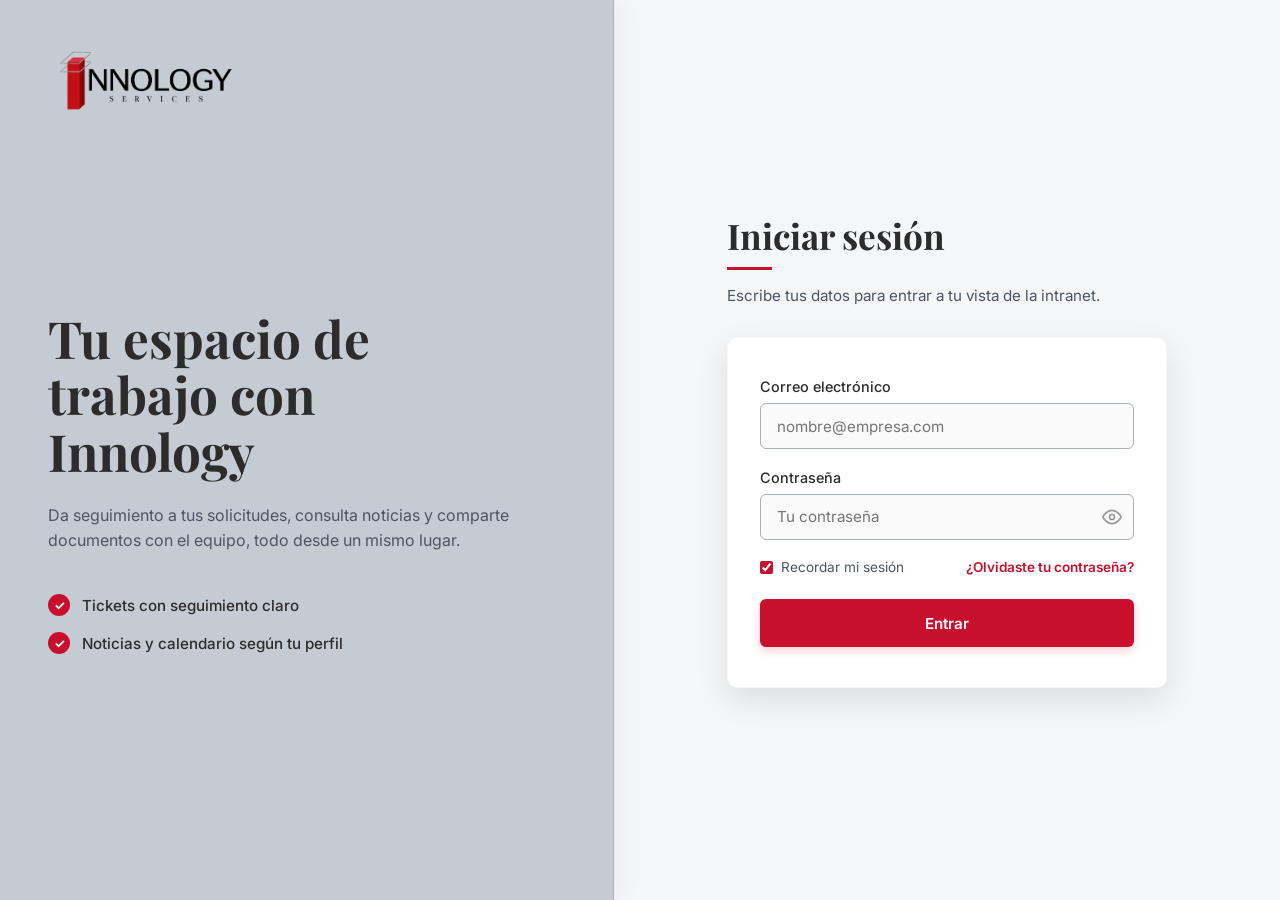
<file: index.html>
<!DOCTYPE html>
<html lang="es">
<head>
    <meta charset="UTF-8">
    <meta name="viewport" content="width=device-width, initial-scale=1.0">
    <title>Iniciar sesión - Intranet Innology</title>
    <link href="https://fonts.googleapis.com/css2?family=Inter:wght@400;500;600&family=Playfair+Display:wght@600;700&display=swap" rel="stylesheet">
    <link rel="stylesheet" href="css/styles.css">
</head>
<body class="login-body">

    <!-- Lado Izquierdo (Ahora blanco para respetar el logo negro) -->
    <div class="login-left">
        <div class="logo-container">
            <!-- Tu logo normal, sin filtros. Se verá perfecto en fondo blanco -->
            <img src="img/logo.png" alt="Logo Innology" style="max-width: 200px; height: auto;">
        </div>

        <h1>Tu espacio de<br>trabajo con<br>Innology</h1>
        <p>Da seguimiento a tus solicitudes, consulta noticias y comparte documentos con el equipo, todo desde un mismo lugar.</p>

        <ul class="features-list">
            <li>Tickets con seguimiento claro</li>
            <li>Noticias y calendario según tu perfil</li>
        </ul>
    </div>

    <!-- Lado Derecho (Gris claro) -->
    <div class="login-right">
        <div class="login-form-container">
            <h2>Iniciar sesión</h2>
            <div class="title-underline"></div>
            <p>Escribe tus datos para entrar a tu vista de la intranet.</p>

            <div class="form-card">
                <form id="login-form">
                    <div class="form-group">
                        <label for="email">Correo electrónico</label>
                        <input type="email" id="email" class="form-control" placeholder="nombre@empresa.com" required>
                    </div>

                    <div class="form-group">
                        <label for="password">Contraseña</label>
                        <div class="input-wrapper">
                            <input type="password" id="password" class="form-control" placeholder="Tu contraseña" required>
                            <button type="button" class="toggle-password" onclick="togglePassword()">
                                <svg viewBox="0 0 24 24" width="20" height="20" fill="none" stroke="currentColor" stroke-width="2"><path d="M1 12s4-8 11-8 11 8 11 8-4 8-11 8-11-8-11-8z"></path><circle cx="12" cy="12" r="3"></circle></svg>
                            </button>
                        </div>
                    </div>

                    <div id="error-message" style="display: none; color: var(--primary-red); font-size: 0.85rem; margin-bottom: 15px; font-weight: 500;"></div>

                    <div class="form-options">
                        <label class="checkbox-container">
                            <input type="checkbox" checked> Recordar mi sesión
                        </label>
                        <a href="#" class="forgot-password">¿Olvidaste tu contraseña?</a>
                    </div>

                    <button type="submit" class="btn-primary">Entrar</button>
                </form>
            </div>
        </div>
    </div>

    <script>
        function togglePassword() {
            const passwordInput = document.getElementById('password');
            passwordInput.type = passwordInput.type === 'password' ? 'text' : 'password';
        }
    </script>
<script type="module" src="js/login.js"></script></body>
</html>
</file>
<file: css/styles.css>
/* =========================================
   VARIABLES Y RESET (Paleta Oficial + Gris Plata)
   ========================================= */
:root {
    --bg-white: #FFFFFF; 
    --bg-premium-gray: #F4F6F8; 
    --bg-sidebar-gray: #C5CBD3; 
    --primary-red: #C8102E; 
    --primary-red-hover: #A00C24;
    --text-dark: #2C2C2C; 
    --text-light: #4B5563; 
    --border-color: #A9B1BA; 
    
    /* TIPOGRAFÍAS OFICIALES */
    --font-serif: 'Playfair Display', serif;
    --font-sans: 'Inter', sans-serif;
    
    --shadow-sm: 0 2px 4px rgba(0,0,0,0.02);
    --shadow-md: 0 8px 24px rgba(0,0,0,0.06);
    --shadow-lg: 0 12px 32px rgba(0,0,0,0.1);
}

* { margin: 0; padding: 0; box-sizing: border-box; font-family: var(--font-sans); }
body { height: 100vh; overflow: hidden; color: var(--text-dark); background-color: var(--bg-premium-gray); }

/* LOGIN */
.login-body { display: flex; }
.login-left { width: 48%; background-color: var(--bg-sidebar-gray); color: var(--text-dark); padding: 3rem; display: flex; flex-direction: column; justify-content: center; position: relative; box-shadow: 5px 0 25px rgba(0,0,0,0.05); z-index: 2; border-right: 1px solid var(--border-color); }
.logo-container { position: absolute; top: 3rem; left: 3rem; }
.login-left h1 { font-family: var(--font-serif); font-size: 3.2rem; line-height: 1.1; margin-bottom: 1.5rem; margin-top: 5rem; color: var(--text-dark); }
.login-left p { font-size: 1rem; color: var(--text-light); line-height: 1.6; margin-bottom: 2.5rem; max-width: 90%; }
.features-list { list-style: none; }
.features-list li { display: flex; align-items: center; margin-bottom: 1rem; font-size: 0.95rem; color: var(--text-dark); font-weight: 500; }
.features-list li::before { content: '✓'; display: inline-flex; align-items: center; justify-content: center; width: 22px; height: 22px; background-color: var(--primary-red); color: white; border-radius: 50%; margin-right: 12px; font-size: 0.8rem; font-weight: bold; }
.login-right { width: 52%; display: flex; justify-content: center; align-items: center; padding: 2rem; background-color: var(--bg-premium-gray); }
.login-form-container { width: 100%; max-width: 440px; }
.login-form-container h2 { font-family: var(--font-serif); font-size: 2.2rem; color: var(--text-dark); margin-bottom: 0.5rem; }
.title-underline { width: 45px; height: 3px; background-color: var(--primary-red); margin-bottom: 1rem; }
.login-form-container > p { color: var(--text-light); margin-bottom: 2rem; font-size: 0.95rem; }
.form-card { background: var(--bg-white); padding: 2.5rem 2rem; border-radius: 10px; box-shadow: var(--shadow-lg); border: 1px solid rgba(0,0,0,0.03); }
.form-group { margin-bottom: 1.2rem; }
.form-group label { display: block; margin-bottom: 0.5rem; color: var(--text-dark); font-weight: 500; font-size: 0.9rem; }
.form-control { width: 100%; padding: 0.8rem 1rem; border: 1px solid var(--border-color); border-radius: 6px; font-size: 0.95rem; color: var(--text-dark); background-color: #FAFAFA; transition: all 0.3s ease; }
.form-control:focus { outline: none; border-color: var(--primary-red); background-color: #FFFFFF; box-shadow: 0 0 0 3px rgba(200, 16, 46, 0.1); }
.input-wrapper { position: relative; }
.toggle-password { position: absolute; right: 12px; top: 50%; transform: translateY(-50%); cursor: pointer; color: #999; background: none; border: none; display: flex; align-items: center; transition: color 0.3s; }
.toggle-password:hover { color: var(--primary-red); }
.form-options { display: flex; justify-content: space-between; align-items: center; margin-bottom: 1.5rem; font-size: 0.85rem; }
.checkbox-container { display: flex; align-items: center; color: var(--text-light); cursor: pointer; }
.checkbox-container input { margin-right: 8px; accent-color: var(--primary-red); }
.forgot-password { color: var(--primary-red); text-decoration: none; font-weight: 600; transition: color 0.3s; }
.forgot-password:hover { color: var(--primary-red-hover); }
.btn-primary { width: 100%; padding: 0.9rem; background-color: var(--primary-red); color: white; border: none; border-radius: 6px; font-size: 0.95rem; font-weight: 600; cursor: pointer; transition: all 0.3s ease; box-shadow: 0 4px 10px rgba(200, 16, 46, 0.2); }
.btn-primary:hover { background-color: var(--primary-red-hover); transform: translateY(-1px); box-shadow: 0 6px 15px rgba(200, 16, 46, 0.3); }

/* INTRANET */
body:not(.login-body) { display: flex; }
.sidebar { width: 260px; background-color: var(--bg-sidebar-gray); color: var(--text-dark); display: flex; flex-direction: column; height: 100vh; padding-top: 20px; transition: transform 0.3s cubic-bezier(0.4, 0, 0.2, 1); z-index: 100; box-shadow: 2px 0 15px rgba(0,0,0,0.05); border-right: 1px solid var(--border-color); }
.sidebar .logo-container { position: static; padding: 0 25px; margin-bottom: 35px; }
.menu-section { margin-bottom: 25px; }
.menu-title { font-size: 0.7rem; text-transform: uppercase; color: #6B7280; letter-spacing: 1.5px; padding: 0 25px; margin-bottom: 10px; font-weight: 700; }
.menu-list { list-style: none; }
.menu-item { display: flex; align-items: center; padding: 12px 25px; cursor: pointer; color: var(--text-light); font-size: 0.9rem; transition: all 0.2s; position: relative; margin-bottom: 2px; font-weight: 500; }
.menu-item:hover { background-color: rgba(255,255,255,0.4); color: var(--text-dark); padding-left: 30px; }
.menu-item.active { background-color: var(--bg-white); color: var(--text-dark); font-weight: 600; box-shadow: 0 2px 5px rgba(0,0,0,0.05); border-radius: 0 8px 8px 0; margin-right: 15px; }
.menu-item.active::before { content: ''; position: absolute; left: 0; top: 0; height: 100%; width: 4px; background-color: var(--primary-red); border-radius: 0 4px 4px 0; }
.menu-item svg { margin-right: 15px; width: 18px; height: 18px; fill: currentColor; transition: transform 0.2s; }
.menu-item:hover svg { transform: scale(1.1); }
.badge { background-color: var(--primary-red); color: white; font-size: 0.7rem; padding: 2px 8px; border-radius: 12px; margin-left: auto; font-weight: 600; }
.sidebar-footer { margin-top: auto; padding: 20px; border-top: 1px solid var(--border-color); }
.btn-logout { display: flex; align-items: center; color: var(--text-light); background: none; border: none; font-size: 0.9rem; cursor: pointer; padding: 10px; width: 100%; text-align: left; transition: color 0.2s; font-weight: 500; }
.btn-logout:hover { color: var(--primary-red); }
.btn-logout svg { margin-right: 12px; width: 18px; height: 18px; fill: currentColor; }
.main-content { flex: 1; display: flex; flex-direction: column; overflow-y: auto; width: 100%; }
.topbar { background-color: var(--bg-white); padding: 15px 30px; display: flex; justify-content: space-between; align-items: center; border-bottom: 1px solid var(--border-color); position: sticky; top: 0; z-index: 10; box-shadow: var(--shadow-sm); }
.mobile-menu-btn { display: none; background: none; border: none; cursor: pointer; color: var(--text-dark); margin-right: 15px; padding: 5px; }

/* TOPBAR SEARCH BAR */
.search-bar { position: relative; width: 380px; }
.search-bar input { width: 100%; padding: 10px 40px 10px 40px; border: 1px solid var(--border-color); border-radius: 25px; background-color: var(--bg-premium-gray); font-size: 0.9rem; outline: none; transition: all 0.3s; color: var(--text-dark); }
.search-bar input:focus { background-color: #FFFFFF; border-color: #CCC; box-shadow: 0 0 0 3px rgba(0,0,0,0.02); }
.search-bar .search-icon { position: absolute; left: 15px; top: 50%; transform: translateY(-50%); color: #999; width: 16px; height: 16px; pointer-events: none; }
.search-shortcut { position: absolute; right: 15px; top: 50%; transform: translateY(-50%); background: #FFFFFF; border: 1px solid #DDD; border-radius: 4px; padding: 2px 6px; font-size: 0.7rem; color: #888; font-weight: 500; pointer-events: none; }
.search-results-dropdown { position: absolute; top: 110%; left: 0; width: 100%; background: #FFFFFF; border-radius: 8px; box-shadow: 0 10px 30px rgba(0,0,0,0.15); border: 1px solid #E5E7EB; z-index: 1000; display: none; max-height: 400px; overflow-y: auto; }
.search-results-dropdown.active { display: block; }
.search-result-item { display: flex; align-items: center; gap: 15px; padding: 12px 20px; border-bottom: 1px solid #F3F4F6; cursor: pointer; transition: background 0.2s; }
.search-result-item:last-child { border-bottom: none; }
.search-result-item:hover { background: #F9FAFB; }
.search-result-icon { width: 30px; height: 30px; border-radius: 6px; display: flex; align-items: center; justify-content: center; font-size: 0.7rem; font-weight: bold; flex-shrink: 0; }
.search-result-icon.ticket-icon { background: #FFF0F2; color: var(--primary-red); }
.search-result-icon.doc-icon { background: #E6F4EA; color: #1E8E3E; }
.search-result-info strong { display: block; font-size: 0.9rem; color: var(--text-dark); }
.search-result-info span { font-size: 0.75rem; color: var(--text-light); }
.search-no-results { padding: 20px; text-align: center; color: var(--text-light); font-size: 0.9rem; }
.search-header { padding: 10px 20px; font-size: 0.75rem; font-weight: bold; color: #9CA3AF; text-transform: uppercase; background: #F9FAFB; }

.user-profile { display: flex; align-items: center; gap: 20px; }
.bell-icon { width: 20px; height: 20px; color: #666; cursor: pointer; transition: color 0.2s; }
.bell-icon:hover { color: var(--primary-red); }
.user-info { display: flex; align-items: center; gap: 12px; cursor: pointer; padding: 5px; border-radius: 8px; transition: background 0.2s; }
.user-info:hover { background: var(--bg-premium-gray); }
.user-text { display: flex; flex-direction: column; }
.user-text strong { font-size: 0.9rem; color: var(--text-dark); }
.user-text span { font-size: 0.75rem; color: var(--text-light); }
.avatar { width: 40px; height: 40px; background-color: var(--primary-red); color: white; border-radius: 50%; display: flex; align-items: center; justify-content: center; font-weight: 600; font-size: 0.9rem; box-shadow: 0 2px 5px rgba(200, 16, 46, 0.2); }

.view-section { padding: 35px; display: none; animation: fadeIn 0.3s ease; }
.view-section.active { display: block; }
.page-title { font-family: var(--font-serif); font-size: 2.2rem; color: var(--text-dark); margin-bottom: 5px; }

/* HERO BANNER */
.hero-banner { border-radius: 10px; display: flex; justify-content: space-between; align-items: center; margin-bottom: 30px; overflow: hidden; position: relative; background: linear-gradient(115deg, var(--bg-sidebar-gray) 65%, var(--primary-red) 65.1%); box-shadow: var(--shadow-md); }
.hero-text { padding: 40px; flex: 1; }
.hero-text .tag { background-color: rgba(0,0,0,0.08); color: var(--text-dark); padding: 5px 12px; border-radius: 20px; font-size: 0.8rem; display: inline-block; margin-bottom: 15px; font-weight: 600; }
.hero-text h1 { font-family: var(--font-serif); font-size: 3rem; margin-bottom: 10px; line-height: 1.1; color: var(--text-dark); }
.hero-text p { color: var(--text-light); font-size: 1rem; font-weight: 500; }
.hero-stats-container { padding-right: 40px; z-index: 2; }
.hero-stats { display: flex; gap: 15px; align-items: center; }
.stat-item { background-color: #FFFFFF; border-radius: 8px; padding: 15px 20px; text-align: center; min-width: 110px; cursor: pointer; transition: all 0.3s ease; border: 2px solid #8A94A6; box-shadow: 0 4px 10px rgba(0, 0, 0, 0.15); position: relative; z-index: 3; }
.stat-item:hover { transform: translateY(-3px); box-shadow: 0 8px 15px rgba(0, 0, 0, 0.25); border-color: var(--primary-red); }
.stat-item.selected { border: 2px solid var(--primary-red); background-color: #FFF9F9; box-shadow: 0 0 0 3px rgba(200, 16, 46, 0.2); }
.stat-item h2 { font-size: 2.2rem; font-family: var(--font-serif); color: var(--text-dark); margin-bottom: 5px; line-height: 1; }
.stat-item p { font-size: 0.8rem; color: var(--text-dark); line-height: 1.2; font-weight: 600; }

/* CONTENIDO GENERAL */
.dashboard-grid { display: grid; grid-template-columns: 2fr 1fr; gap: 30px; }
.card { background: var(--bg-white); border-radius: 10px; padding: 30px; border: 1px solid #7e8083; box-shadow: 0 4px 6px -1px rgba(0, 0, 0, 0.1), 0 2px 4px -1px rgba(0, 0, 0, 0.06); margin-bottom: 25px; transition: transform 0.2s, box-shadow 0.2s; }
.card:hover { box-shadow: 0 10px 15px -3px rgba(0, 0, 0, 0.1), 0 4px 6px -2px rgba(0, 0, 0, 0.05); transform: translateY(-2px); border-color: #9CA3AF; }
.news-card h3 { font-family: var(--font-serif); font-size: 1.8rem; margin: 15px 0; line-height: 1.3; color: var(--text-dark); }
.news-meta { font-size: 0.85rem; color: var(--text-light); display: flex; gap: 12px; align-items: center; }
.badge-light { background-color: #FFF0F2; color: var(--primary-red); padding: 4px 10px; border-radius: 4px; font-weight: 600; font-size: 0.75rem; }
.news-card p { color: var(--text-light); line-height: 1.6; margin-bottom: 20px; font-size: 0.95rem; }
.link-red { color: var(--primary-red); text-decoration: none; font-weight: 600; font-size: 0.9rem; transition: color 0.2s; }
.link-red:hover { color: var(--primary-red-hover); text-decoration: underline; }
.quick-access h3 { font-size: 1.1rem; margin-bottom: 20px; color: var(--text-dark); font-weight: 600; }
.quick-btn { display: flex; align-items: center; width: 100%; padding: 14px 18px; background: var(--bg-white); border: 1px solid var(--border-color); border-radius: 6px; margin-bottom: 12px; cursor: pointer; color: var(--text-dark); font-size: 0.9rem; transition: all 0.2s; font-weight: 500; }
.quick-btn:hover { border-color: var(--primary-red); color: var(--primary-red); background: #FFF9F9; transform: translateX(3px); }
.quick-btn svg { margin-right: 12px; width: 18px; height: 18px; fill: currentColor; }
.filter-pills { display: flex; gap: 12px; margin-top: 20px; flex-wrap: wrap; }
.pill { padding: 8px 18px; border-radius: 25px; border: 1px solid var(--border-color); background: var(--bg-white); cursor: pointer; font-size: 0.85rem; color: var(--text-light); transition: all 0.2s; font-weight: 500; }
.pill:hover { border-color: #CCC; color: var(--text-dark); }
.pill.active { background: var(--text-dark); color: white; border-color: var(--text-dark); box-shadow: 0 2px 5px rgba(0,0,0,0.1); }
.event-item { display: flex; gap: 15px; padding: 15px 0; border-bottom: 1px solid var(--border-color); }
.event-item:last-child { border-bottom: none; }
.event-date { background: var(--bg-premium-gray); border: 1px solid var(--border-color); border-radius: 6px; padding: 8px 12px; text-align: center; min-width: 60px; }
.event-date strong { display: block; font-size: 1.2rem; color: var(--text-dark); line-height: 1.2; font-family: var(--font-serif); }
.event-date span { font-size: 0.75rem; color: var(--primary-red); text-transform: uppercase; font-weight: 700; }
.event-info h4 { font-size: 0.95rem; margin-bottom: 4px; color: var(--text-dark); }
.event-info p { font-size: 0.8rem; color: var(--text-light); }
.overlay { display: none; position: fixed; top: 0; left: 0; width: 100%; height: 100%; background: rgba(0,0,0,0.4); z-index: 90; backdrop-filter: blur(3px); }

/* MÓDULO DE TICKETS */
.tickets-summary-grid { display: grid; grid-template-columns: repeat(4, 1fr); gap: 20px; margin-bottom: 25px; }
.summary-card { background: var(--bg-white); border-radius: 8px; padding: 20px 25px; box-shadow: 0 2px 8px rgba(0,0,0,0.04); border: 1px solid #E5E7EB; border-top: 3px solid var(--text-dark); }
.summary-card h2 { font-family: var(--font-serif); font-size: 2.2rem; color: var(--text-dark); margin-bottom: 5px; line-height: 1; }
.summary-card p { font-size: 0.85rem; color: var(--text-light); font-weight: 500; }
.summary-card:nth-child(1) { border-top-color: var(--text-dark); }
.summary-card:nth-child(2) { border-top-color: var(--primary-red); }
.summary-card:nth-child(3) { border-top-color: #F59E0B; }
.summary-card:nth-child(4) { border-top-color: #06db10; }

.table-container { background: var(--bg-white); border-radius: 8px; border: 1px solid #E5E7EB; box-shadow: 0 2px 8px rgba(0,0,0,0.04); overflow: hidden; margin-bottom: 30px; }
.table-filters { display: flex; gap: 15px; padding: 20px; border-bottom: 1px solid #E5E7EB; }
.filter-input, .filter-select { padding: 10px 15px; border: 1px solid #D1D5DB; border-radius: 6px; font-size: 0.9rem; color: var(--text-dark); background: #FFFFFF; outline: none; transition: border-color 0.2s; }
.filter-input:focus, .filter-select:focus { border-color: var(--primary-red); }
.filter-input { flex: 1; }
.filter-select { width: 220px; cursor: pointer; }

.tickets-table { width: 100%; border-collapse: collapse; text-align: left; }
.tickets-table th { background: #F9FAFB; padding: 15px 20px; font-size: 0.75rem; text-transform: uppercase; color: #6B7280; font-weight: 600; border-bottom: 1px solid #E5E7EB; }
.tickets-table td { padding: 18px 20px; border-bottom: 1px solid #F3F4F6; font-size: 0.9rem; color: var(--text-dark); vertical-align: middle; }
.tickets-table tr:last-child td { border-bottom: none; }
.ticket-row { cursor: pointer; transition: background 0.2s; }
.ticket-row:hover { background: #F9FAFB; }
.ticket-id { color: var(--primary-red); font-weight: 600; font-size: 0.8rem; white-space: nowrap;}

.badge-priority, .badge-status { padding: 4px 12px; border-radius: 20px; font-size: 0.75rem; font-weight: 600; display: inline-block; }
.badge-priority.alta { background: #FFFFFF; color: var(--primary-red); border: 1px solid var(--primary-red); }
.badge-priority.media { background: #F3F4F6; color: #4B5563; border: 1px solid #D1D5DB; }
.badge-priority.baja { background: #FFFFFF; color: #6B7280; border: 1px solid #E5E7EB; }
.badge-status.atencion { background: #FCE7F3; color: #9D174D; }
.badge-status.espera { background: #FEF3C7; color: #92400E; }
.badge-status.resuelto { background: #D1FAE5; color: #065F46; }
.badge-status.cancelada { background: #FEE2E2; color: #DC2626; } /* Nuevo estado para cancelada */

#btn-nuevo-ticket { background-color: var(--primary-red); color: white; border: none; padding: 10px 20px; border-radius: 6px; font-weight: 600; cursor: pointer; display: flex; align-items: center; gap: 8px; transition: background 0.3s; }
#btn-nuevo-ticket:hover { background-color: var(--primary-red-hover); }

/* DRAWER */
.drawer-overlay { position: fixed; top: 0; left: 0; width: 100%; height: 100%; background: rgba(0,0,0,0.4); backdrop-filter: blur(2px); z-index: 200; opacity: 0; visibility: hidden; transition: all 0.3s ease; }
.drawer-overlay.active { opacity: 1; visibility: visible; }
.ticket-drawer { position: fixed; top: 0; right: -550px; width: 500px; height: 100vh; background: #F9FAFB; z-index: 201; box-shadow: -5px 0 25px rgba(0,0,0,0.15); transition: right 0.3s cubic-bezier(0.4, 0, 0.2, 1); display: flex; flex-direction: column; }
.ticket-drawer.open { right: 0; }
.drawer-header { padding: 25px 30px; background: #FFFFFF; border-bottom: 1px solid #E5E7EB; display: flex; justify-content: space-between; align-items: flex-start; }
.drawer-id { color: var(--primary-red); font-weight: 700; font-size: 0.85rem; display: block; margin-bottom: 8px; }
.drawer-header h2 { font-family: var(--font-serif); font-size: 1.5rem; color: var(--text-dark); line-height: 1.2; font-weight: 700; }
.drawer-close { background: none; border: none; cursor: pointer; color: #999; transition: color 0.2s; padding: 5px; }
.drawer-close:hover { color: var(--text-dark); }
.drawer-body { padding: 30px; overflow-y: auto; flex: 1; }
.drawer-badges { display: flex; gap: 10px; margin-bottom: 25px; }
.drawer-info-grid { display: grid; grid-template-columns: 1fr 1fr; gap: 20px; margin-bottom: 30px; }
.info-label { display: block; font-size: 0.75rem; color: #9CA3AF; margin-bottom: 5px; font-weight: 500; }
.info-value { font-size: 0.95rem; font-weight: 600; color: var(--text-dark); }
.drawer-section { margin-bottom: 30px; }
.drawer-section h4 { font-size: 0.95rem; color: var(--text-dark); margin-bottom: 15px; font-weight: 600; }
.drawer-section p { font-size: 0.9rem; color: var(--text-light); line-height: 1.6; background: #FFFFFF; padding: 15px; border-radius: 6px; border: 1px solid #E5E7EB; }
.timeline { position: relative; padding-left: 20px; }
.timeline::before { content: ''; position: absolute; left: 4px; top: 8px; bottom: 8px; width: 1px; background: #D1D5DB; }
.timeline-item { position: relative; margin-bottom: 25px; }
.timeline-item:last-child { margin-bottom: 0; }
.timeline-dot { position: absolute; left: -20px; top: 5px; width: 9px; height: 9px; border-radius: 50%; background: #FFFFFF; border: 2px solid var(--primary-red); }
.timeline-content strong { display: block; font-size: 0.9rem; color: var(--text-dark); margin-bottom: 4px; font-weight: 600; }
.timeline-content span { font-size: 0.8rem; color: #9CA3AF; }
.drawer-comment-section { background: #FFFFFF; padding: 20px; border-radius: 8px; border: 1px solid #E5E7EB; margin-top: 40px; }
.drawer-textarea { width: 100%; height: 100px; padding: 15px; border: 1px solid #D1D5DB; border-radius: 6px; font-family: var(--font-sans); font-size: 0.9rem; color: var(--text-dark); resize: none; margin-bottom: 15px; outline: none; transition: border-color 0.2s; }
.drawer-textarea:focus { border-color: var(--primary-red); }
.btn-enviar-comentario { background: var(--primary-red); color: white; border: none; padding: 10px 20px; border-radius: 6px; font-weight: 600; cursor: pointer; font-size: 0.9rem; transition: background 0.3s; width: auto; }
.btn-enviar-comentario:hover { background-color: var(--primary-red-hover); }

/* ARCHIVOS ADJUNTOS */
.attachment-item { display: flex; justify-content: space-between; align-items: center; padding: 10px 15px; background: #FFFFFF; border: 1px solid #E5E7EB; border-radius: 6px; margin-bottom: 8px; font-size: 0.85rem; }
.attachment-info { display: flex; align-items: center; gap: 10px; overflow: hidden; }
.attachment-info svg { fill: var(--primary-red); min-width: 16px; height: 16px; }
.attachment-name { white-space: nowrap; overflow: hidden; text-overflow: ellipsis; max-width: 200px; }
.attachment-actions { display: flex; gap: 5px; }
.btn-action { background: #F3F4F6; border: none; border-radius: 4px; padding: 5px; cursor: pointer; color: #4B5563; transition: all 0.2s; display: flex; align-items: center; justify-content: center; }
.btn-action:hover { background: var(--primary-red); color: white; }
.btn-action svg { width: 14px; height: 14px; fill: currentColor; }

/* MODAL NUEVO TICKET */
.modal-overlay { position: fixed; top: 0; left: 0; width: 100%; height: 100%; background: rgba(0,0,0,0.5); backdrop-filter: blur(3px); z-index: 300; display: flex; justify-content: center; align-items: center; opacity: 0; visibility: hidden; transition: all 0.3s ease; }
.modal-overlay.active { opacity: 1; visibility: visible; }
.modal-content { background: #FFFFFF; width: 100%; max-width: 550px; border-radius: 8px; box-shadow: 0 20px 40px rgba(0,0,0,0.2); display: flex; flex-direction: column; transform: translateY(20px); transition: transform 0.3s ease; overflow: visible !important; }
.modal-overlay.active .modal-content { transform: translateY(0); }
.modal-header { display: flex; justify-content: space-between; align-items: center; padding: 20px 25px; border-bottom: 1px solid #E5E7EB; }
.modal-header h2 { font-family: var(--font-sans); font-size: 1.2rem; font-weight: 700; color: var(--text-dark); }
.modal-close { background: none; border: none; font-size: 1.2rem; cursor: pointer; color: #666; }
.modal-body { padding: 25px; }
.form-row { display: flex; gap: 15px; }
.form-row .form-group { flex: 1; }
.modal-body .form-group { margin-bottom: 20px; }
.modal-body label { display: block; font-size: 0.9rem; font-weight: 600; color: var(--text-dark); margin-bottom: 8px; }
.modal-body .form-control { width: 100%; padding: 10px 12px; border: 1px solid #D1D5DB; border-radius: 6px; font-size: 0.9rem; outline: none; transition: border-color 0.2s; }
.modal-body .form-control:focus { border-color: var(--primary-red); }
.modal-footer { padding: 15px 25px; border-top: 1px solid #E5E7EB; display: flex; justify-content: flex-end; gap: 12px; }
.btn-secondary { background: #FFFFFF; border: 1px solid #D1D5DB; padding: 10px 20px; border-radius: 6px; font-weight: 600; cursor: pointer; color: var(--text-dark); }
.btn-secondary:hover { background: #F3F4F6; }

/* VISTA PREVIA DE ARCHIVOS */
.file-tag { display: inline-flex; align-items: center; background: #F3F4F6; border: 1px solid #D1D5DB; border-radius: 4px; padding: 4px 8px; font-size: 0.8rem; color: var(--text-dark); margin: 0 8px 8px 0; }
.file-tag span { max-width: 150px; white-space: nowrap; overflow: hidden; text-overflow: ellipsis; margin-right: 8px; }
.file-tag button { background: none; border: none; color: #9CA3AF; cursor: pointer; font-weight: bold; font-size: 1rem; padding: 0; line-height: 1; }
.file-tag button:hover { color: var(--primary-red); }

/* NOTIFICACIONES */
.notifications-container { position: relative; display: flex; align-items: center; justify-content: center; }
.notification-dot { position: absolute; top: -2px; right: -2px; width: 8px; height: 8px; background-color: var(--primary-red); border-radius: 50%; border: 2px solid var(--bg-white); }
.notifications-dropdown { position: absolute; top: 150%; right: -10px; width: 320px; background: #FFFFFF; border-radius: 8px; box-shadow: 0 10px 30px rgba(0,0,0,0.15); border: 1px solid #E5E7EB; z-index: 1000; display: none; overflow: hidden; }
.notifications-dropdown.active { display: block; }
.notif-header { padding: 15px 20px; font-weight: 600; font-size: 0.9rem; color: var(--text-dark); border-bottom: 1px solid #E5E7EB; background: #F9FAFB; }
.notif-list { max-height: 300px; overflow-y: auto; }
.notif-item { display: flex; align-items: flex-start; gap: 12px; padding: 15px 20px; border-bottom: 1px solid #F3F4F6; transition: background 0.2s; cursor: pointer; transition: opacity 0.3s ease, transform 0.3s ease; }
.notif-item:hover { background: #F9FAFB; }
.notif-item:last-child { border-bottom: none; }
.notif-icon { width: 32px; height: 32px; border-radius: 50%; display: flex; align-items: center; justify-content: center; font-size: 0.65rem; font-weight: bold; flex-shrink: 0; }
.notif-icon.ticket { background: #FFF0F2; color: var(--primary-red); }
.notif-icon.doc { background: #E6F4EA; color: #1E8E3E; }
.notif-icon.system { background: #FEF3C7; color: #92400E; }
.notif-text { display: flex; flex-direction: column; gap: 4px; }
.notif-text strong { font-size: 0.85rem; color: var(--text-dark); line-height: 1.2; }
.notif-text span { font-size: 0.75rem; color: var(--text-light); }

/* MÓDULO DE DOCUMENTOS */
#view-documentos .table-container { border-radius: 8px; border: 1px solid #E5E7EB; background: #FFFFFF; box-shadow: 0 2px 8px rgba(0,0,0,0.04); overflow: hidden; }
#view-documentos .table-filters { padding: 20px; background: #FFFFFF; border-bottom: 1px solid #E5E7EB; display: flex; gap: 15px; }
#view-documentos .tickets-table th { background: #F9FAFB; padding: 15px 20px; font-size: 0.75rem; text-transform: uppercase; color: #6B7280; font-weight: 600; border-bottom: 1px solid #E5E7EB; text-align: left; }
#view-documentos .tickets-table td { padding: 16px 20px; border-bottom: 1px solid #F3F4F6; font-size: 0.9rem; color: var(--text-dark); vertical-align: middle; }
#view-documentos .btn-secondary { font-size: 0.8rem; padding: 6px 12px; white-space: nowrap; }

/* ICONOS DE DOCUMENTOS */
.doc-icon-badge { display: inline-flex; align-items: center; justify-content: center; width: 45px; height: 45px; border-radius: 8px; font-size: 0.75rem; font-weight: 700; letter-spacing: 0.5px; text-transform: uppercase; }
.doc-icon-badge.pdf { background-color: #FEE2E2; color: #DC2626; }
.doc-icon-badge.excel { background-color: #D1FAE5; color: #059669; }
.doc-icon-badge.word { background-color: #DBEAFE; color: #2563EB; }
.doc-icon-badge.image { background-color: #FEF3C7; color: #D97706; }
.doc-icon-badge.default { background-color: #F3F4F6; color: #4B5563; }
.doc-info-wrapper { display: flex; align-items: center; gap: 12px; }
.doc-name-text { font-weight: 500; color: #1F2937; }
.doc-size-text { font-size: 0.75rem; color: #6B7280; margin-top: 2px; }

/* =========================================
   CALENDARIO (Celdas Fijas y Expansión)
   ========================================= */
.calendar-layout { display: grid; grid-template-columns: 2fr 1fr; gap: 20px; margin-top: 20px; }
.calendar-main-card { background: #fff; border-radius: 12px; padding: 25px; box-shadow: 0 4px 15px rgba(0,0,0,0.03); border: 1px solid #E5E7EB; }
.calendar-header-controls { display: flex; align-items: center; margin-bottom: 25px; gap: 15px; }
.calendar-title { font-family: var(--font-serif); font-size: 1.8rem; color: var(--text-dark); margin: 0; text-transform: capitalize; }
.btn-icon { background: #F3F4F6; border: none; border-radius: 50%; width: 32px; height: 32px; display: flex; align-items: center; justify-content: center; cursor: pointer; font-weight: bold; color: #4B5563; transition: all 0.2s; }
.btn-icon:hover { background: #E5E7EB; }
.calendar-grid-header { display: grid; grid-template-columns: repeat(7, 1fr); text-align: center; font-weight: 600; color: #9CA3AF; font-size: 0.85rem; margin-bottom: 10px; text-transform: uppercase; letter-spacing: 1px; }

.calendar-days-grid { 
    display: grid; 
    grid-template-columns: repeat(7, 1fr); 
    border-top: 1px solid #E5E7EB; 
    border-left: 1px solid #E5E7EB; 
}
/* Altura fija idéntica para todas las celdas de los días */
.calendar-day {
    height: 110px !important;
    max-height: 110px !important;
    border-right: 1px solid #E5E7EB;
    border-bottom: 1px solid #E5E7EB;
    padding: 6px;
    display: flex;
    flex-direction: column;
    position: relative;
    background-color: #FFFFFF;
    overflow: hidden !important; /* Mantiene la celda perfectamente estática sin desbordarse */
}

.calendar-day.empty { background: #FAFAFA; }

.calendar-day-number {
    font-size: 0.9rem;
    font-weight: 600;
    color: #4B5563;
    align-self: flex-end;
    margin-bottom: 4px;
}

/* Círculo rojo para marcar el día de hoy */
.calendar-day.today { 
    background-color: #FFFFFF !important; 
    border: 1px solid #E5E7EB !important; 
}

.calendar-day.today .calendar-day-number {
    color: #FFFFFF !important;
    background: #E11D48;
    width: 24px;
    height: 24px;
    display: flex;
    align-items: center;
    justify-content: center;
    border-radius: 50%;
    font-weight: bold;
}

.calendar-day-events {
    display: flex;
    flex-direction: column;
    gap: 3px;
    width: 100%;
}

/* Texto normal que se corta con puntos suspensivos y se pinta de rojo al pasar el cursor */
.calendar-event-block {
    display: block;
    font-size: 0.75rem;
    color: var(--text-light);
}




/* =========================================
   MÓDULO DE ENTREVISTAS Y CALENDARIO
   ========================================= */
.interview-layout {
    display: flex;
    flex-direction: column;
    gap: 25px;
}

/* --- Calendario (Ahora ocupa todo el ancho) --- */
.calendar-card {
    background: var(--bg-white);
    border-radius: 10px;
    padding: 25px;
    border: 1px solid #E5E7EB;
    box-shadow: var(--shadow-sm);
    width: 100%;
}

.calendar-header-controls {
    display: flex;
    justify-content: space-between;
    align-items: center;
    margin-bottom: 20px;
}

.calendar-grid {
    display: grid;
    grid-template-columns: repeat(7, 1fr);
    border-top: 1px solid #E5E7EB;
    border-left: 1px solid #E5E7EB;
}

.calendar-day-header {
    background-color: var(--bg-premium-gray);
    padding: 10px;
    text-align: center;
    font-weight: 600;
    font-size: 0.8rem;
    color: var(--text-light);
    border-right: 1px solid #E5E7EB;
    border-bottom: 1px solid #E5E7EB;
}

.calendar-day {
    min-height: 110px;
    padding: 8px;
    border-right: 1px solid #E5E7EB;
    border-bottom: 1px solid #E5E7EB;
    background: var(--bg-white);
    display: flex;
    flex-direction: column;
    cursor: pointer;
    transition: background 0.2s;
}

.calendar-day:hover { background: #F9FAFB; }
.calendar-day.empty { background: #FAFAFA; cursor: default; }
.calendar-day.today { background: #FFF9F9; }

.calendar-day-number {
    font-weight: 600;
    color: var(--text-dark);
    font-size: 0.9rem;
    align-self: flex-end;
    margin-bottom: 5px;
}

.calendar-day.today .calendar-day-number {
    background: var(--primary-red);
    color: white;
    width: 24px;
    height: 24px;
    display: flex;
    align-items: center;
    justify-content: center;
    border-radius: 50%;
}

.calendar-event-chip {
    font-size: 0.7rem;
    color: var(--text-dark);
    background: #FFF0F2;
    border-left: 3px solid var(--primary-red);
    border-radius: 4px;
    padding: 3px 6px;
    margin-bottom: 4px;
    cursor: pointer;
    white-space: nowrap;
    overflow: hidden;
    text-overflow: ellipsis;
}

.calendar-event-chip.jcf {
    background: #E8F0FE;
    border-left-color: #1A73E8;
}

.calendar-event-chip strong { color: var(--primary-red); }

/* --- Tabla de Entrevistas (Abajo) --- */
.interview-table-container {
    background: var(--bg-white);
    border-radius: 10px;
    border: 1px solid #E5E7EB;
    box-shadow: var(--shadow-sm);
    overflow: hidden;
}

.interview-table-filters {
    padding: 20px;
    background: #FFFFFF;
    border-bottom: 1px solid #E5E7EB;
    display: flex;
    gap: 15px;
    flex-wrap: wrap;
}

.interview-table-container table {
    width: 100%;
    border-collapse: collapse;
    text-align: left;
}

.interview-table-container th {
    background: #F9FAFB;
    padding: 15px 20px;
    font-size: 0.75rem;
    text-transform: uppercase;
    color: #6B7280;
    font-weight: 600;
    border-bottom: 1px solid #E5E7EB;
}

.interview-table-container td {
    padding: 15px 20px;
    border-bottom: 1px solid #F3F4F6;
    font-size: 0.9rem;
    color: var(--text-dark);
    vertical-align: middle;
}

.badge-type {
    display: inline-block;
    padding: 4px 10px;
    border-radius: 12px;
    font-size: 0.7rem;
    font-weight: 600;
}
.badge-type.trainee { background: #FFF0F2; color: var(--primary-red); }
.badge-type.jcf { background: #E8F0FE; color: #1A73E8; }

/* Estado Select (Solo cuando está en modo edición) */
.status-select {
    padding: 6px 10px;
    border-radius: 6px;
    border: 1px solid #D1D5DB;
    font-size: 0.85rem;
    font-weight: 600;
    outline: none;
    cursor: pointer;
    background: white;
}


/* =========================================
   MÓDULO DE DOCUMENTOS Y PLANTILLAS
   ========================================= */
.file-icon-box {
    width: 40px;
    height: 40px;
    border-radius: 8px;
    display: flex;
    align-items: center;
    justify-content: center;
    font-size: 0.7rem;
    font-weight: 700;
    flex-shrink: 0;
}

.file-icon-box.pdf { background-color: #FCE8E6; color: #D93025; }
.file-icon-box.word { background-color: #E8F0FE; color: #1A73E8; }
.file-icon-box.excel { background-color: #E6F4EA; color: #1E8E3E; }
.file-icon-box.ppt { background-color: #FFF3E0; color: #E65100; }
.file-icon-box.txt { background-color: #F3F4F6; color: #4B5563; }

.doc-name-cell {
    display: flex;
    align-items: center;
    gap: 15px;
}

.doc-name-cell strong {
    display: block;
    font-size: 0.9rem;
    color: var(--text-dark);
}

.doc-name-cell span {
    font-size: 0.75rem;
    color: var(--text-light);
}

.status-badge-active {
    background-color: #D1FAE5;
    color: #065F46;
    padding: 4px 12px;
    border-radius: 20px;
    font-size: 0.75rem;
    font-weight: 600;
    display: inline-block;
}

.status-badge-inactive {
    background-color: #F3F4F6;
    color: #6B7280;
    padding: 4px 12px;
    border-radius: 20px;
    font-size: 0.75rem;
    font-weight: 600;
    display: inline-block;
}


/* =========================================
   REGISTRO DE HORAS
   ========================================= */
.status-badge-warning {
    background-color: #FEF3C7;
    color: #92400E;
    padding: 4px 12px;
    border-radius: 20px;
    font-size: 0.75rem;
    font-weight: 600;
    display: inline-block;
}

.dropzone {
    border: 2px dashed #D1D5DB;
    border-radius: 8px;
    padding: 45px 20px;
    text-align: center;
    background: #F9FAFB;
    transition: all 0.2s;
}

.dropzone.dragover {
    border-color: var(--primary-red);
    background: #FFF9F9;
}

.calendar-event-block {
    font-weight: 500;
    color: #000000 !important;
    background: transparent !important;
    border: none !important;
    white-space: nowrap;
    overflow: hidden;
    text-overflow: ellipsis;
    cursor: pointer;
    transition: color 0.2s ease;
    width: 100%;
    box-sizing: border-box;
    padding: 1px 2px;
    position: relative;
}

.calendar-event-block:hover {
    color: #E11D48 !important;
}

/* Tooltip flotante limpio y fluido para mostrar el título completo sin trabar el cuadro */
.calendar-event-block::after {
    content: attr(data-full-title);
    position: absolute;
    left: 0;
    bottom: 105%;
    background: #1E293B;
    color: #FFFFFF;
    padding: 5px 8px;
    border-radius: 4px;
    font-size: 0.75rem;
    white-space: normal;
    word-break: break-word;
    width: max-content;
    max-width: 200px;
    box-shadow: 0 4px 6px rgba(0, 0, 0, 0.1);
    opacity: 0;
    visibility: hidden;
    transition: opacity 0.2s ease;
    z-index: 9999;
    pointer-events: none;
}

.calendar-event-block:hover::after {
    opacity: 1;
    visibility: visible;
}

/* Barra lateral de eventos */
.events-sidebar-card { background: #fff; border-radius: 12px; padding: 25px; box-shadow: 0 4px 15px rgba(0,0,0,0.03); border: 1px solid #E5E7EB; }
.events-title { font-size: 1.2rem; border-bottom: 2px solid #F3F4F6; padding-bottom: 15px; margin-bottom: 15px; color: var(--text-dark); }
.events-list-container { display: flex; flex-direction: column; gap: 12px; max-height: 550px; overflow-y: auto; }
.event-item-list { display: flex; gap: 15px; padding-bottom: 12px; border-bottom: 1px solid #F3F4F6; }
.event-item-list .event-date { background: #F9FAFB; border: 1px solid #E5E7EB; border-radius: 8px; padding: 8px 12px; text-align: center; min-width: 60px; height: fit-content; }
.event-item-list .event-date strong { display: block; font-size: 1.2rem; color: var(--primary-red); }
.event-item-list .event-date span { font-size: 0.75rem; color: #6B7280; text-transform: uppercase; font-weight: 600; }


/* --- ESTILOS EXTRA PARA GESTIÓN DE USUARIOS --- */
.bg-red { background-color: var(--primary-red) !important; }
.bg-blue { background-color: #3B82F6 !important; }
.bg-gray { background-color: #6B7280 !important; }

/* Botones de acción en la tabla (Editar/Desactivar) */
.btn-action {
    background: #F3F4F6;
    border: none;
    border-radius: 4px;
    padding: 6px 10px;
    cursor: pointer;
    font-size: 1rem;
    transition: background 0.2s;
    margin-right: 5px;
}
.btn-action:hover { background: #E5E7EB; }

/* --- ESTILOS PRO PARA LOS BOTONES DE ACCIÓN DE USUARIOS --- */
.action-buttons-group {
    display: flex;
    gap: 8px;
    align-items: center;
}

.btn-icon-action {
    background: transparent;
    border: 1px solid #E5E7EB;
    border-radius: 6px;
    width: 34px;
    height: 34px;
    display: flex;
    align-items: center;
    justify-content: center;
    cursor: pointer;
    color: #6B7280;
    transition: all 0.2s ease-in-out;
    padding: 0;
}

/* Efecto hover general para Editar */
.btn-icon-action:hover {
    background-color: #F3F4F6;
    color: var(--text-dark);
    border-color: #D1D5DB;
}

/* Efecto hover para el botón de desactivar (peligro) */
.btn-icon-action.btn-danger-hover:hover {
    background-color: #FEE2E2;
    color: #DC2626;
    border-color: #FCA5A5;
}

/* Efecto hover para el botón de activar (éxito) */
.btn-icon-action.btn-success-hover:hover {
    background-color: #D1FAE5;
    color: #059669;
    border-color: #6EE7B7;
}

/* Ajuste de color de los iconos SVG */
.btn-icon-action svg {
    fill: currentColor;
}

.notification-dot {
    display: none; /* Oculto por defecto, se activa con JS */
}

/* --- DESPLEGABLE CON CHECKBOXES (ESTILO PRO) --- */
.dropdown-check-list {
    position: relative;
    width: 100%;
    display: block;
}

.dropdown-check-list .anchor {
    display: block;
    width: 100%;
    padding: 10px 12px;
    border: 1px solid #D1D5DB;
    border-radius: 6px;
    background-color: #FFFFFF;
    cursor: pointer;
    font-size: 0.9rem;
    color: #4B5563;
    box-sizing: border-box;
    white-space: nowrap;
    overflow: hidden;
    text-overflow: ellipsis;
    position: relative;
}

.dropdown-check-list .anchor:after {
    content: '▼';
    font-size: 0.7rem;
    position: absolute;
    right: 12px;
    top: 50%;
    transform: translateY(-50%);
    color: #9CA3AF;
}

.dropdown-check-list .items {
    position: absolute;
    top: 100%;
    left: 0;
    width: 100%;
    background: #FFFFFF;
    border: 1px solid #D1D5DB;
    border-radius: 6px;
    max-height: 200px;
    overflow-y: auto;
    list-style: none;
    padding: 5px 0;
    margin: 5px 0 0 0;
    display: none; /* Oculto por defecto */
    z-index: 9999 !important; /* Asegura que flote por encima de todo */
    box-shadow: 0 4px 6px rgba(0,0,0,0.1);
}

.dropdown-check-list .items.visible {
    display: block; /* Se muestra cuando tiene la clase 'visible' */
}

.dropdown-check-list .items li {
    padding: 8px 12px;
    cursor: pointer;
}

.dropdown-check-list .items li:hover {
    background: #F3F4F6;
}

.dropdown-check-list .items label {
    display: flex;
    align-items: center;
    gap: 8px;
    cursor: pointer;
    margin: 0;
    font-weight: normal;
    font-size: 0.9rem;
    color: #374151;
}

/* =========================================
   CALENDARIO ESTILO MÓDULO RH (ADAPTADO)
   ========================================= */

.calendar-container {
    background: #FFFFFF;
    border-radius: 10px;
    border: 1px solid #E5E7EB;
    box-shadow: 0 2px 8px rgba(0,0,0,0.04);
    margin-bottom: 30px;
    overflow: hidden;
}

.calendar-header {
    display: flex;
    justify-content: space-between;
    align-items: center;
    padding: 15px 20px;
    border-bottom: 1px solid #E5E7EB;
}

.calendar-title {
    font-family: var(--font-serif);
    font-size: 1.3rem;
    color: var(--text-dark);
    font-weight: 600;
    display: flex;
    align-items: center;
    gap: 15px;
}

.calendar-nav {
    display: flex;
    gap: 10px;
    align-items: center;
}

.calendar-nav .btn-icon {
    background: #F3F4F6;
    border: none;
    border-radius: 50%;
    width: 32px;
    height: 32px;
    display: flex;
    align-items: center;
    justify-content: center;
    cursor: pointer;
    font-weight: bold;
    color: #4B5563;
    transition: all 0.2s;
}

.calendar-nav .btn-icon:hover {
    background: #E5E7EB;
}

.calendar-controls {
    display: flex;
    gap: 5px;
    background: #F3F4F6;
    padding: 4px;
    border-radius: 8px;
}

.cal-btn {
    background: transparent;
    border: none;
    padding: 6px 16px;
    font-size: 0.85rem;
    font-weight: 600;
    color: #6B7280;
    border-radius: 6px;
    cursor: pointer;
    transition: all 0.2s;
}

.cal-btn.active {
    background: #FFFFFF;
    color: #111827;
    box-shadow: 0 2px 5px rgba(0,0,0,0.05);
}

.calendar-grid {
    display: grid;
    grid-template-columns: repeat(7, 1fr);
    border-left: 1px solid #E5E7EB;
}

.calendar-day-name {
    background: #F9FAFB;
    padding: 10px;
    text-align: center;
    font-size: 0.75rem;
    font-weight: 700;
    color: #6B7280;
    text-transform: uppercase;
    border-bottom: 1px solid #E5E7EB;
    border-right: 1px solid #E5E7EB;
}

/* Contenedor de la celda del día (Tamaño fijo) */
.calendar-cell {
    height: 110px !important; /* 👈 Altura fija para que todos midan lo mismo */
    max-height: 110px !important;
    padding: 8px;
    border-bottom: 1px solid #E5E7EB;
    border-right: 1px solid #E5E7EB;
    background: #FFFFFF;
    display: flex;
    flex-direction: column;
    gap: 4px;
    overflow: hidden !important; /* 👈 Evita que el contenido deforme la celda */
    position: relative;
}

.calendar-cell.empty { background: #FAFAFA; }
.calendar-cell.today { background: #FFF9F9; }

.calendar-date-num {
    font-size: 0.85rem;
    font-weight: 600;
    color: #111827;
    align-self: flex-end;
    margin-bottom: 4px;
}

.calendar-cell.today .calendar-date-num {
    background: var(--primary-red);
    color: white;
    width: 22px;
    height: 22px;
    display: flex;
    align-items: center;
    justify-content: center;
    border-radius: 50%;
}

/* Píldoras de eventos dentro del calendario */
.event-pill {
    font-size: 0.7rem;
    padding: 3px 6px;
    border-radius: 4px;
    font-weight: 500;
    white-space: nowrap; /* 👈 Mantiene todo en una sola línea */
    overflow: hidden;    /* 👈 Oculta el texto que se salga */
    text-overflow: ellipsis; /* 👈 Agrega los puntos suspensivos (...) */
    cursor: pointer;
    border-left: 3px solid;
    text-align: left;
    width: 100%;
    box-sizing: border-box;
    position: relative;
}

.event-pill.trainee {
    background: #E8F0FE;
    color: #1A73E8;
    border-left-color: #1A73E8;
}

.event-pill.jcf {
    background: #FFF0F2;
    color: var(--primary-red);
    border-left-color: var(--primary-red);
}

/* Lista de eventos (Vista Semana / Día) */
.agenda-list {
    display: flex;
    flex-direction: column;
    gap: 10px;
    padding: 20px;
}

.agenda-item {
    display: flex;
    align-items: center;
    gap: 20px;
    padding: 15px;
    border: 1px solid #E5E7EB;
    border-radius: 8px;
    background: #FFFFFF;
}

.agenda-time {
    font-weight: 700;
    color: var(--primary-red);
    font-size: 1rem;
    min-width: 70px;
}

.agenda-info h4 {
    font-size: 0.95rem;
    color: #111827;
    margin-bottom: 4px;
}

.agenda-info p {
    font-size: 0.8rem;
    color: #6B7280;
}

/* ✅ Tooltip flotante para mostrar el título completo al pasar el cursor */
.event-pill:hover::after {
    content: attr(title); /* Toma el texto del atributo 'title' que inyecta el JS */
    position: absolute;
    left: 50%;
    transform: translateX(-50%);
    bottom: 110%; /* Aparece por encima de la píldora */
    background: #1E293B;
    color: #FFFFFF;
    padding: 6px 10px;
    border-radius: 4px;
    font-size: 0.75rem;
    white-space: normal;
    word-break: break-word;
    width: max-content;
    max-width: 220px;
    box-shadow: 0 4px 6px rgba(0, 0, 0, 0.1);
    z-index: 9999;
    pointer-events: none;
}

/* ✅ SOLUCIÓN DEFINITIVA: Forzar que el desplegable de participantes salga del modal */
#meeting-modal .modal-content {
    overflow: visible !important;
}

#meeting-modal .modal-body {
    overflow: visible !important;
    max-height: none !important;
}

#meeting-modal .dropdown-check-list .items {
    z-index: 9999 !important;
    position: absolute;
    top: 100%;
    left: 0;
    width: 100%;
    background: #FFFFFF;
    border: 1px solid #D1D5DB;
    border-radius: 6px;
    max-height: 200px;
    overflow-y: auto;
    display: none;
    box-shadow: 0 4px 6px rgba(0,0,0,0.1);
}

#meeting-modal .dropdown-check-list .items.visible {
    display: block;
}


/* Asegurar que los canvas de las gráficas siempre tengan su tamaño */
#chart-tendencia,
#chart-paises,
#chart-consultores,
#chart-tickets {
    width: 100% !important;
    height: 100% !important;
    display: block;
}

/* ✅ Clase para evitar el hover en las tarjetas con gráficas */
.card.no-hover:hover {
    transform: none !important; /* 👈 Evita que se mueva */
    box-shadow: 0 4px 6px -1px rgba(0, 0, 0, 0.1), 0 2px 4px -1px rgba(0, 0, 0, 0.06) !important; /* Sombra original */
    border-color: #7e8083 !important; /* Borde original */
}

/* Estilos para el menú desplegable */
.toggle-submenu {
    cursor: pointer;
    font-weight: 600;
}
.chevron-icon {
    transition: transform 0.3s ease;
}
.submenu-list {
    animation: slideDown 0.3s ease forwards;
}
@keyframes slideDown {
    from { opacity: 0; transform: translateY(-10px); }
    to { opacity: 1; transform: translateY(0); }
}
/* Para que el submenú active las pantallas correctamente */
.submenu-list .menu-item {
    padding: 10px 15px;
    font-size: 0.85rem;
}

/* Estilos para el submenú desplegable */
.submenu-list {
    transition: all 0.3s ease;
    border-left: 2px solid var(--primary-red); /* Una rayita roja a la izquierda */
    margin-left: 10px;
}

/* Estilo para el título del menú cuando está activo */
.toggle-submenu.active {
    background-color: var(--primary-red);
    color: white;
}

/* Para que los submenús tengan un poco de padding */
.submenu-list .menu-item {
    padding: 10px 15px;
    font-size: 0.85rem;
    border-radius: 4px;
    margin-bottom: 2px;
}

.submenu-list .menu-item:hover {
    background-color: #fff;
    color: var(--primary-red);
}

/* Ejemplo: Si tu clase se llama .date-badge o .event-date */
.event-date {
    /* Fondo rojo muy clarito para que no opaque el texto */
    background-color: #FEF2F2; /* O usa rgba(220, 38, 38, 0.1) */
    
    /* Borde rojo de la paleta */
    border: 1px solid #DC2626 !important; 
    
    /* Color del texto (número y mes) */
    color: #DC2626 !important; 
    
    /* Opcional: darle un poco de sombra o redondeo */
    border-radius: 8px;
    padding: 5px;
}

/* ✅ Arreglo para que los modales de RH no se corten en pantallas pequeñas */
.modal-overlay .modal-content {
    max-height: 90vh !important; /* Ocupa como máximo el 90% de la pantalla */
    display: flex !important;
    flex-direction: column !important;
    overflow: hidden !important; /* El contenedor general no tiene scroll */
}

.modal-overlay .modal-content .modal-body {
    overflow-y: auto !important; /* Solo el cuerpo del modal hace scroll */
    flex: 1 !important;          /* Ocupa el espacio disponible */
    min-height: 0 !important;    /* Necesario para que el flexbox funcione bien */
    padding-bottom: 20px !important;
}

.modal-overlay .modal-content .modal-header,
.modal-overlay .modal-content .modal-footer {
    flex-shrink: 0 !important; /* El encabezado y el pie nunca se encogen */
}
</file>
